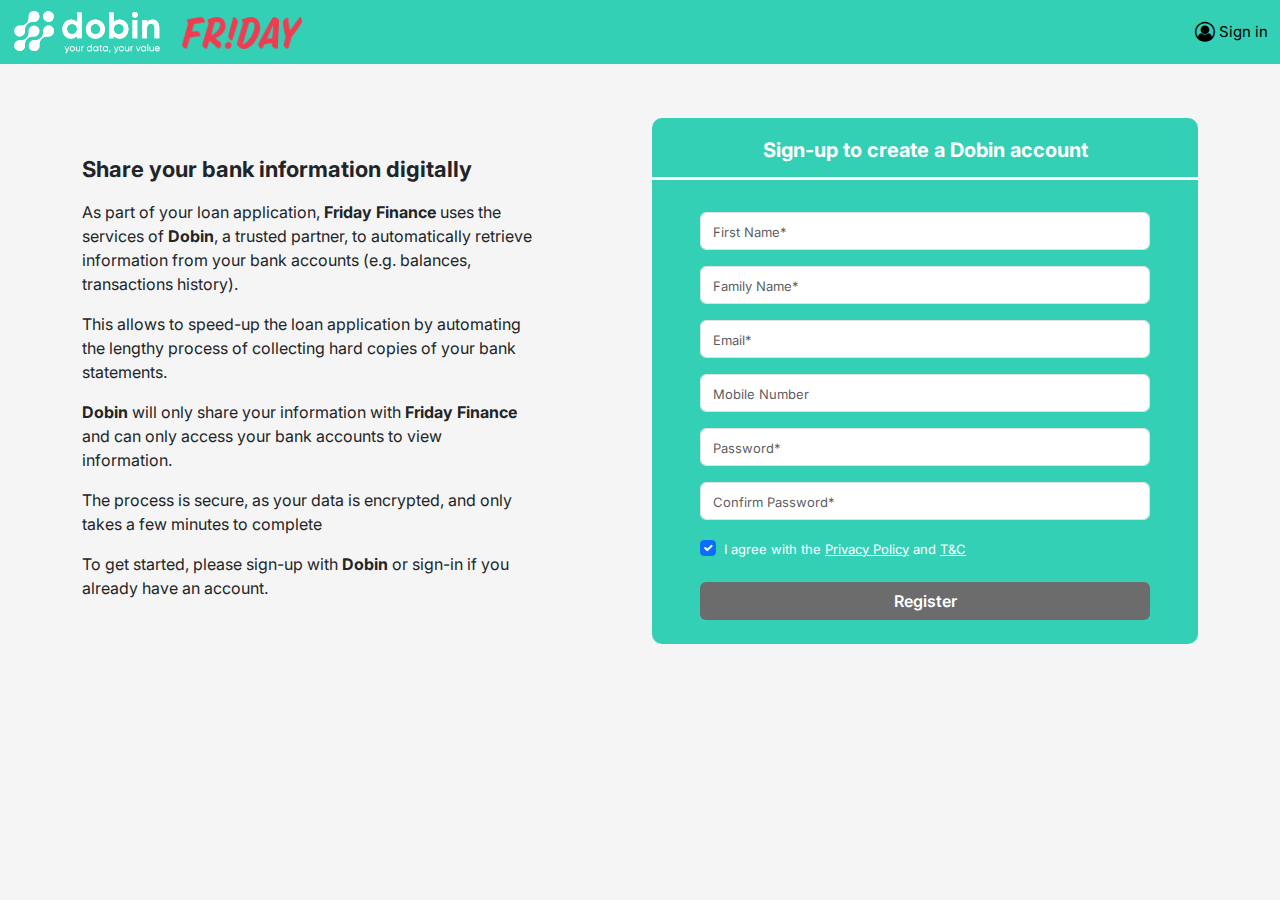
<file: signin/index.html>
<!DOCTYPE html>
<html lang="en">

<head>
  <meta charset="UTF-8">
  <meta http-equiv="X-UA-Compatible" content="IE=edge">
  <meta name="viewport" content="width=device-width, initial-scale=1.0">
  <title>Dobin</title>
  <link href="https://cdn.jsdelivr.net/npm/bootstrap@5.2.1/dist/css/bootstrap.min.css" rel="stylesheet"
    crossorigin="anonymous">
  <link rel="stylesheet" href="https://cdnjs.cloudflare.com/ajax/libs/font-awesome/4.7.0/css/font-awesome.min.css"
    integrity="sha512-SfTiTlX6kk+qitfevl/7LibUOeJWlt9rbyDn92a1DqWOw9vWG2MFoays0sgObmWazO5BQPiFucnnEAjpAB+/Sw=="
    crossorigin="anonymous" referrerpolicy="no-referrer" />
  <link href="https://fonts.googleapis.com/css2?family=Inter:wght@400;600;700&display=swap" rel="stylesheet">
  <link rel="stylesheet" href="./assets/css/style.css">
</head>

<body>
  <header class="header" id="header">
    <nav class="navbar bg-primary">
      <div class="container-fluid">
        <div class="logo--left">
          <a class="navbar-brand" href="#"><img src="./assets/images/logo/logo.svg" alt="Logo" width="150"></a>
          <img src="./assets/images/logo/friday.png" alt="Friday" width="120">
        </div>
        <a href="#" class="login"><i class="fa fa-user-circle-o fa-lg" aria-hidden="true"></i> Sign in​</a>
      </div>
      <!--container-->
    </nav>
    <!--nav-->
  </header>
  <section class="two--column">
    <div class="container">
      <div class="row justify-content-between align-items-center height-90">
        <div class="col-lg-5">
          <div class="section--heading">
            <h5>Share your bank information digitally​</h5>
            <p>As part of your loan application, <strong>Friday Finance</strong> uses the services of
              <strong>Dobin</strong>, a trusted partner, to automatically retrieve information from your bank accounts
              (e.g. balances, transactions history).​</p>
            <p>This allows to speed-up the loan application by automating the lengthy process of collecting hard copies
              of your bank statements.​</p>
            <p><strong>Dobin</strong> will only share your information with <strong>Friday Finance</strong> and can only
              access your bank accounts to view information.​</p>
            <p>The process is secure, as your data is encrypted, and only takes a few minutes to complete​</p>
            <p>To get started, please sign-up with <strong>Dobin</strong> or sign-in if you already have an account.​
            </p>
          </div><!--section-heading-->
        </div><!--col-5-->

        <div class="col-lg-6">
          <div class="errors">
            <span class="errorTxt"></span>​
          </div>
          <div class="account--form">
            <h4 class="py-xs-3">Sign-up to create a Dobin account​</h4>
            <div class="px-5 py-4">
              <form action="" method="post" id="accountForm">
                <div class="mb-3">
                  <input type="text" class="form-control" name="firstName" id="firstName" placeholder="First Name*">
                </div>
                <div class="mb-3">
                  <input type="text" class="form-control" name="familyName" id="familyName" placeholder="Family Name*">
                </div>
                <div class="mb-3">
                  <input type="email" class="form-control" name="email" id="email" placeholder="Email*">
                </div>
                <div class="mb-3">
                  <input type="number" class="form-control" name="mobile" id="mobile" placeholder="Mobile Number">
                </div>
                <div class="mb-3">
                  <input type="password" class="form-control" name="password" id="password" placeholder="Password*">
                </div>
                <div class="mb-3">
                  <input type="password" class="form-control" name="confirmPassword" id="confirmPassword"
                    placeholder="Confirm Password*">
                </div>
                <div class="form-check">
                  <input class="form-check-input" type="checkbox" value="" id="flexCheckChecked" checked>
                  <label class="form-check-label text-white" for="flexCheckChecked">
                    I agree with the <a href="#" class="text-white">Privacy Policy</a> and <a href="#"
                      class="text-white">T&C​</a>
                  </label>
                </div>
                <button type="submit" class="btn btn-grey w-100" id="btn_next">Register</button>
              </form>
            </div>

          </div><!--account-form-->

        </div><!--col-6-->

      </div> <!--row-->
    </div> <!--container-->
  </section>
  <script src="https://code.jquery.com/jquery-3.6.1.min.js"
    integrity="sha256-o88AwQnZB+VDvE9tvIXrMQaPlFFSUTR+nldQm1LuPXQ=" crossorigin="anonymous"></script>
  <script src="assets/js/jquery.validate.min.js"></script>
  <script src="assets/js/validation.js"></script>
  <script src="https://cdn.jsdelivr.net/npm/bootstrap@5.2.1/dist/js/bootstrap.bundle.min.js"
    crossorigin="anonymous"></script>
</body>

</html>
</file>
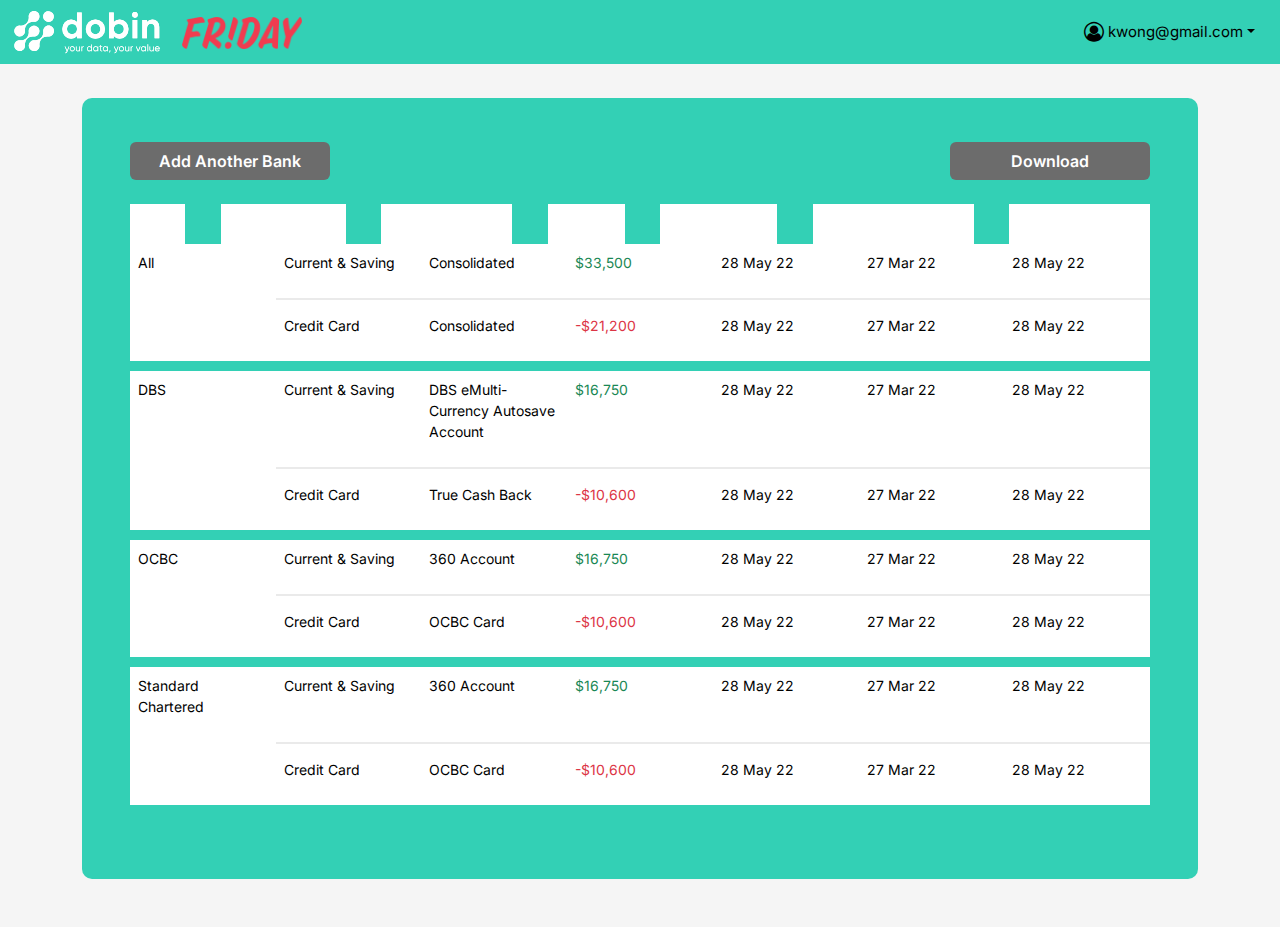
<file: signin/bank-details.html>
<!DOCTYPE html>
<html lang="en">

<head>
  <meta charset="UTF-8">
  <meta http-equiv="X-UA-Compatible" content="IE=edge">
  <meta name="viewport" content="width=device-width, initial-scale=1.0">
  <title>Dobin</title>
  <link href="https://cdn.jsdelivr.net/npm/bootstrap@5.2.1/dist/css/bootstrap.min.css" rel="stylesheet"
    crossorigin="anonymous">
  <link rel="stylesheet" href="https://cdnjs.cloudflare.com/ajax/libs/font-awesome/4.7.0/css/font-awesome.min.css"
    integrity="sha512-SfTiTlX6kk+qitfevl/7LibUOeJWlt9rbyDn92a1DqWOw9vWG2MFoays0sgObmWazO5BQPiFucnnEAjpAB+/Sw=="
    crossorigin="anonymous" referrerpolicy="no-referrer" />
  <link href="https://fonts.googleapis.com/css2?family=Inter:wght@400;600;700&display=swap" rel="stylesheet">
  <link rel="stylesheet" href="./assets/css/style.css">
</head>

<body>
  <header class="header" id="header">
    <nav class="navbar bg-primary">
      <div class="container-fluid">
        <div class="logo--left">
          <a class="navbar-brand" href="#"><img src="./assets/images/logo/logo.svg" alt="Logo" width="150"></a>
          <img src="./assets/images/logo/friday.png" alt="Friday" width="120">
        </div>
        <div class="dropdown">
          <button class="btn login dropdown-toggle" type="button" data-bs-toggle="dropdown" aria-expanded="false">
            <i class="fa fa-user-circle-o fa-lg" aria-hidden="true"></i> kwong@gmail.com​
          </button>
          <ul class="dropdown-menu dropdown--icons">
            <li><a class="dropdown-item profile" href="#"> Profile</a></li>
            <li><a class="dropdown-item sign-out" href="#">Sign Out​</a></li>
            <li><a class="dropdown-item view-data" href="#">View Data​</a></li>
          </ul>
        </div>

      </div>
      <!--container-->
    </nav>
    <!--nav-->
  </header>
  <section class="bank--details">
    <div class="container container-details">
      <div class="row mb-5 height-100 align-items-center justify-content-center">
        <div class="col-lg-12">
          <div class="errors">
            <span class="errorLogin"></span>​
          </div>
          <div class="account--form verifyForm">
            <div class="px-5 pt-4 px-xs-20">
            <div class="d-sm-flex justify-content-between d-xs-block">
              <button type="button" class="btn btn-grey w-200" id="btn-verify">Add Another Bank​</button>
              <button type="button" class="btn btn-grey w-200" id="btn-verify">Download​</button>
            </div>
            </div>
            <div class="px-5 pt-4 pb-5 px-xs-20">
                <div class="table-responsive">
                  <table class="table details-table">
                    <thead>
                      <tr>
                        <th scope="col">Bank</th>
                        <th scope="col">Account Type​​</th>
                        <th scope="col">Account Name​​</th>
                        <th scope="col">Balance​​​</th>
                        <th scope="col">Balance Date​​​</th>
                        <th scope="col">Transactions From​​​​</th>
                        <th scope="col">Transactions To​​​​</th>
                      </tr>
                    </thead>
                    <tbody>
                      <tr>
                        <td>All</td>
                        <td>
                          Current & Saving​
                        </td>
                        <td>Consolidated​</td>
                        <td><span class="text-success">$33,500​</span></td>
                        <td>28 May 22​</td>
                        <td>27 Mar 22​</td>
                        <td>28 May 22​</td>
                      </tr>
                      <tr>
                        <td></td>
                        <td>
                          Credit Card
                        </td>
                        <td>Consolidated​</td>
                        <td><span class="text-danger">-$21,200​​</span></td>
                        <td>28 May 22​</td>
                        <td>27 Mar 22​</td>
                        <td>28 May 22​</td>
                      </tr>
                      <tr>
                        <td>DBS</td>
                        <td>
                          Current & Saving​
                        </td>
                        <td>DBS eMulti-Currency Autosave Account​</td>
                        <td><span class="text-success">$16,750​​</span></td>
                        <td>28 May 22​</td>
                        <td>27 Mar 22​</td>
                        <td>28 May 22​</td>
                      </tr>
                      <tr>
                        <td></td>
                        <td>
                          Credit Card
                        </td>
                        <td>True Cash Back​</td>
                        <td><span class="text-danger">-$10,600​​</span></td>
                        <td>28 May 22​</td>
                        <td>27 Mar 22​</td>
                        <td>28 May 22​</td>
                      </tr>
                      <tr>
                        <td>OCBC​</td>
                        <td>
                          Current & Saving​
                        </td>
                        <td>360 Account​</td>
                        <td><span class="text-success">$16,750​</span></td>
                        <td>28 May 22​</td>
                        <td>27 Mar 22​</td>
                        <td>28 May 22​</td>
                      </tr>
                      <tr>
                        <td></td>
                        <td>
                          Credit Card
                        </td>
                        <td>OCBC Card​​</td>
                        <td><span class="text-danger">-$10,600​​</span></td>
                        <td>28 May 22​</td>
                        <td>27 Mar 22​</td>
                        <td>28 May 22​</td>
                      </tr>
                      <tr>
                        <td>Standard
                           Chartered​</td>
                        <td>
                          Current & Saving​
                        </td>
                        <td>360 Account​</td>
                        <td><span class="text-success">$16,750​</span></td>
                        <td>28 May 22​</td>
                        <td>27 Mar 22​</td>
                        <td>28 May 22​</td>
                      </tr>
                      <tr>
                        <td></td>
                        <td>
                          Credit Card
                        </td>
                        <td>OCBC Card​​</td>
                        <td><span class="text-danger">-$10,600​​</span></td>
                        <td>28 May 22​</td>
                        <td>27 Mar 22​</td>
                        <td>28 May 22​</td>
                      </tr>
                    </tbody>
                  </table>
                </div>
            </div>

          </div>
          <!--account-->
        </div>
        <!--col-6-->
      </div>
      <!--row-->
    </div>
    <!--container-->
  </section>
  <script src="https://cdn.jsdelivr.net/npm/bootstrap@5.2.1/dist/js/bootstrap.bundle.min.js"
    crossorigin="anonymous"></script>
</body>

</html>
</file>
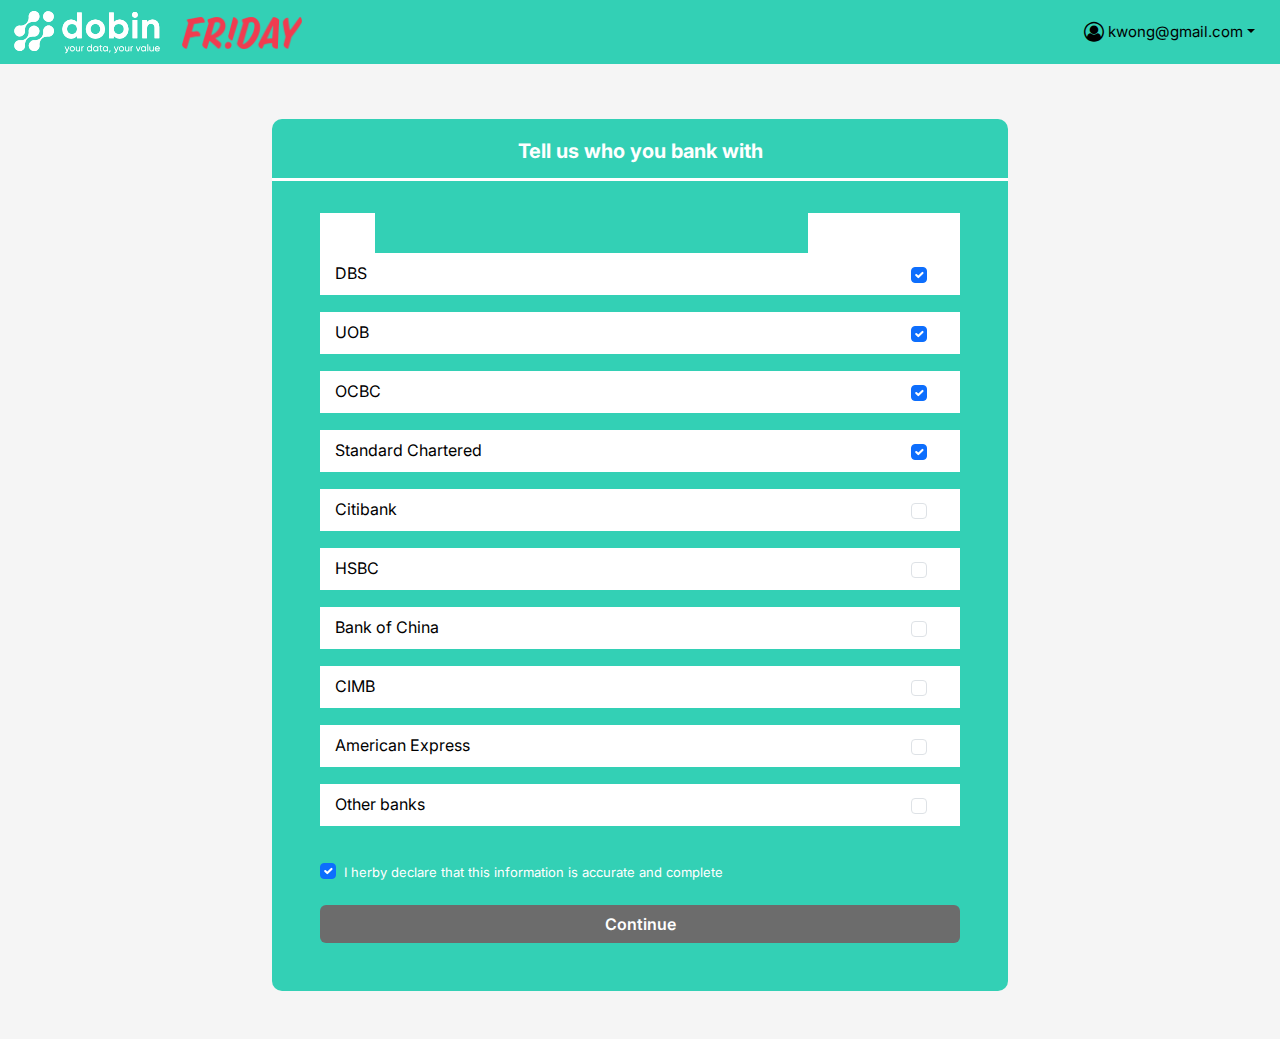
<file: signin/bank.html>
<!DOCTYPE html>
<html lang="en">

<head>
    <meta charset="UTF-8">
    <meta http-equiv="X-UA-Compatible" content="IE=edge">
    <meta name="viewport" content="width=device-width, initial-scale=1.0">
    <title>Dobin</title>
    <link href="https://cdn.jsdelivr.net/npm/bootstrap@5.2.1/dist/css/bootstrap.min.css" rel="stylesheet"
        crossorigin="anonymous">
    <link rel="stylesheet" href="https://cdnjs.cloudflare.com/ajax/libs/font-awesome/4.7.0/css/font-awesome.min.css"
        integrity="sha512-SfTiTlX6kk+qitfevl/7LibUOeJWlt9rbyDn92a1DqWOw9vWG2MFoays0sgObmWazO5BQPiFucnnEAjpAB+/Sw=="
        crossorigin="anonymous" referrerpolicy="no-referrer" />
    <link href="https://fonts.googleapis.com/css2?family=Inter:wght@400;600;700&display=swap" rel="stylesheet">
    <link rel="stylesheet" href="./assets/css/style.css">
</head>

<body>
    <header class="header mb-85" id="header">
        <nav class="navbar bg-primary fixed-top">
            <div class="container-fluid">
                <div class="logo--left">
                    <a class="navbar-brand" href="#"><img src="./assets/images/logo/logo.svg" alt="Logo"
                            width="150"></a>
                    <img src="./assets/images/logo/friday.png" alt="Friday" width="120">
                </div>
                <div class="dropdown">
                    <button class="btn login dropdown-toggle" type="button" data-bs-toggle="dropdown" aria-expanded="false">
                        <i class="fa fa-user-circle-o fa-lg" aria-hidden="true"></i> kwong@gmail.com​
                    </button>
                    <ul class="dropdown-menu dropdown--icons">
                      <li><a class="dropdown-item profile" href="#"> Profile</a></li>
                      <li><a class="dropdown-item sign-out" href="#">Sign Out​</a></li>
                      <li><a class="dropdown-item view-data" href="#">View Data​</a></li>
                    </ul>
                  </div>
                
            </div>
            <!--container-->
        </nav>
        <!--nav-->
    </header>
    <section class="bank--column">
        <div class="container">
            <div class="row justify-content-center align-items-center align-self-center height-90 mb-5">
                <div class="col-lg-8">
                    <div class="errors">
                        <span class="errorLogin"></span>​
                    </div>
                    <div class="account--form verifyForm">
                        <h4>Tell us who you bank with​​​</h4>
                        <div class="px-5 pt-4 pb-5 px-xs-20">
                            <form action="" method="post" id="signinForm">
                                <div class="table-responsive">
                                    <table class="table table-bank">
                                        <thead>
                                            <tr class="mb-0">
                                              <th scope="col">Bank</th>
                                              <th scope="col">I have an account​</th>
                                            </tr>
                                          </thead>
                                          <tbody>
                                            <tr>
                                              <td>DBS</td>
                                              <td>
                                                <div class="form-check">
                                                    <input class="form-check-input" type="checkbox" value="" id="flexCheckChecked" checked>
                                                    <label class="form-check-label text-white" for="flexCheckChecked">
                                                      
                                                    </label>
                                                  </div>
                                              </td>
                                            </tr>
                                            <tr>
                                                <td>UOB</td>
                                                <td>
                                                  <div class="form-check">
                                                      <input class="form-check-input" type="checkbox" value="" id="flexCheckChecked" checked>
                                                      <label class="form-check-label text-white" for="flexCheckChecked">
                                                        
                                                      </label>
                                                    </div>
                                                </td>
                                              </tr>
                                              <tr>
                                                <td>OCBC</td>
                                                <td>
                                                  <div class="form-check">
                                                      <input class="form-check-input" type="checkbox" value="" id="flexCheckChecked" checked>
                                                      <label class="form-check-label text-white" for="flexCheckChecked">
                                                        
                                                      </label>
                                                    </div>
                                                </td>
                                              </tr>
                                              <tr>
                                                <td>Standard Chartered​</td>
                                                <td>
                                                  <div class="form-check">
                                                      <input class="form-check-input" type="checkbox" value="" id="flexCheckChecked" checked>
                                                      <label class="form-check-label text-white" for="flexCheckChecked">
                                                        
                                                      </label>
                                                    </div>
                                                </td>
                                              </tr>
                                              <tr>
                                                <td>Citibank</td>
                                                <td>
                                                  <div class="form-check">
                                                      <input class="form-check-input" type="checkbox" value="" id="flexCheckChecked" >
                                                      <label class="form-check-label text-white" for="flexCheckChecked">
                                                        
                                                      </label>
                                                    </div>
                                                </td>
                                              </tr>
                                              <tr>
                                                <td>HSBC</td>
                                                <td>
                                                  <div class="form-check">
                                                      <input class="form-check-input" type="checkbox" value="" id="flexCheckChecked" >
                                                      <label class="form-check-label text-white" for="flexCheckChecked">
                                                        
                                                      </label>
                                                    </div>
                                                </td>
                                              </tr>
                                              <tr>
                                                <td>Bank of China​</td>
                                                <td>
                                                  <div class="form-check">
                                                      <input class="form-check-input" type="checkbox" value="" id="flexCheckChecked" >
                                                      <label class="form-check-label text-white" for="flexCheckChecked">
                                                        
                                                      </label>
                                                    </div>
                                                </td>
                                              </tr>
                                              <tr>
                                                <td>CIMB</td>
                                                <td>
                                                  <div class="form-check">
                                                      <input class="form-check-input" type="checkbox" value="" id="flexCheckChecked">
                                                      <label class="form-check-label text-white" for="flexCheckChecked">
                                                        
                                                      </label>
                                                    </div>
                                                </td>
                                              </tr>
                                              <tr>
                                                <td>American Express​</td>
                                                <td>
                                                  <div class="form-check">
                                                      <input class="form-check-input" type="checkbox" value="" id="flexCheckChecked">
                                                      <label class="form-check-label text-white" for="flexCheckChecked">
                                                        
                                                      </label>
                                                    </div>
                                                </td>
                                              </tr>
                                              <tr>
                                                <td>Other banks</td>
                                                <td>
                                                  <div class="form-check">
                                                      <input class="form-check-input" type="checkbox" value="" id="flexCheckChecked">
                                                      <label class="form-check-label text-white" for="flexCheckChecked">
                                                        
                                                      </label>
                                                    </div>
                                                </td>
                                              </tr>
                                            </tbody>
                                    </table>
                                  </div>
                                  <div class="form-check">
                                    <input class="form-check-input" type="checkbox" value="" id="flexCheckChecked" checked>
                                    <label class="form-check-label text-white" for="flexCheckChecked">
                                        I herby declare that this information is accurate and complete​
                                    </label>
                                  </div>
                                <button type="submit" class="btn btn-grey w-100" id="btn-login">Continue​​</button>
                            </form>
                        </div>

                    </div>
                    <!--account-->
                </div>
                <!--col-6-->
            </div>
            <!--row-->
        </div>
        <!--container-->
    </section>
    <script src="https://cdn.jsdelivr.net/npm/bootstrap@5.2.1/dist/js/bootstrap.bundle.min.js"
        crossorigin="anonymous"></script>
</body>

</html>
</file>
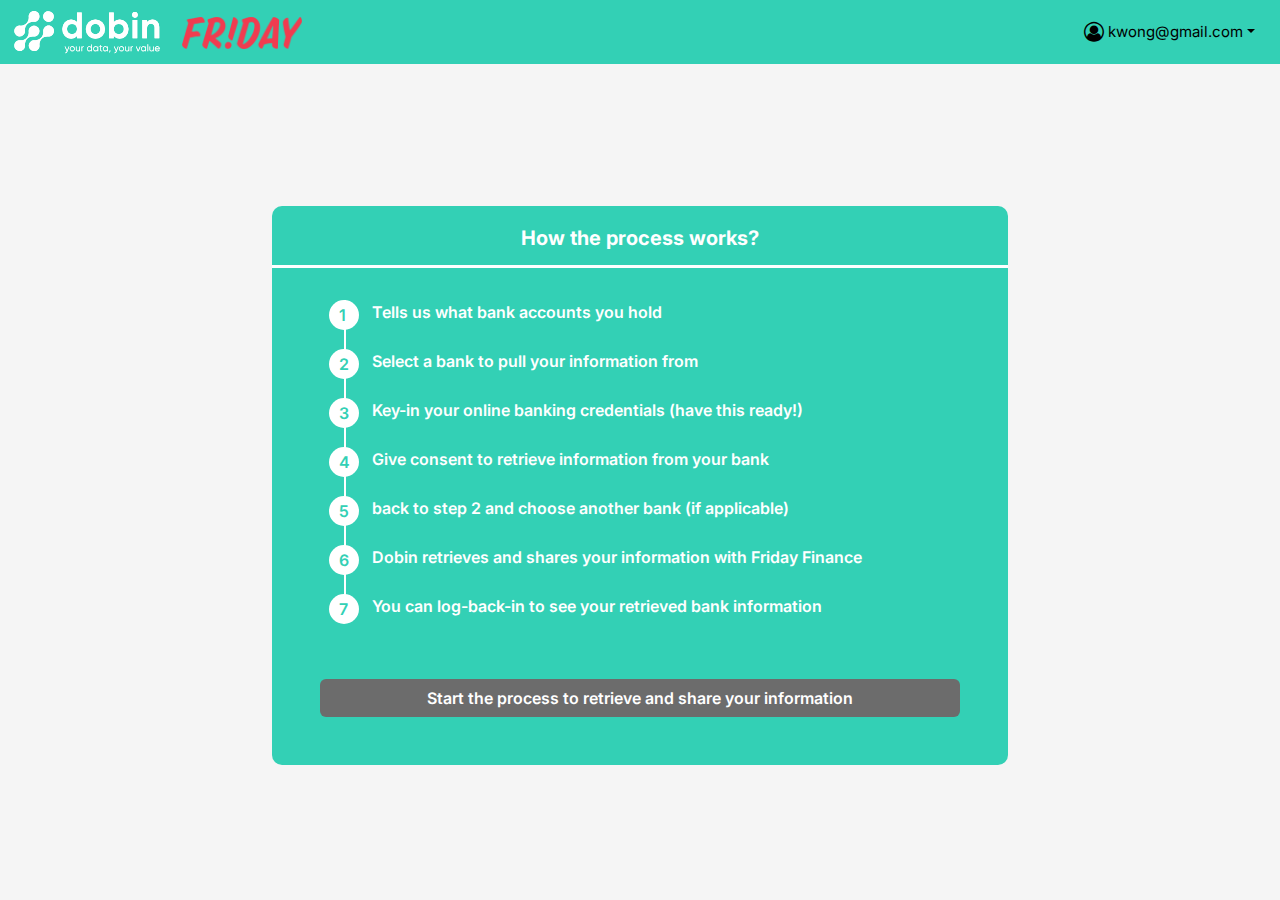
<file: signin/process.html>
<!DOCTYPE html>
<html lang="en">

<head>
    <meta charset="UTF-8">
    <meta http-equiv="X-UA-Compatible" content="IE=edge">
    <meta name="viewport" content="width=device-width, initial-scale=1.0">
    <title>Dobin</title>
    <link href="https://cdn.jsdelivr.net/npm/bootstrap@5.2.1/dist/css/bootstrap.min.css" rel="stylesheet"
        crossorigin="anonymous">
    <link rel="stylesheet" href="https://cdnjs.cloudflare.com/ajax/libs/font-awesome/4.7.0/css/font-awesome.min.css"
        integrity="sha512-SfTiTlX6kk+qitfevl/7LibUOeJWlt9rbyDn92a1DqWOw9vWG2MFoays0sgObmWazO5BQPiFucnnEAjpAB+/Sw=="
        crossorigin="anonymous" referrerpolicy="no-referrer" />
    <link href="https://fonts.googleapis.com/css2?family=Inter:wght@400;600;700&display=swap" rel="stylesheet">
    <link rel="stylesheet" href="./assets/css/style.css">
</head>

<body>
    <header class="header" id="header">
        <nav class="navbar bg-primary">
            <div class="container-fluid">
                <div class="logo--left">
                    <a class="navbar-brand" href="#"><img src="./assets/images/logo/logo.svg" alt="Logo"
                            width="150"></a>
                    <img src="./assets/images/logo/friday.png" alt="Friday" width="120">
                </div>
                <div class="dropdown">
                    <button class="btn login dropdown-toggle" type="button" data-bs-toggle="dropdown" aria-expanded="false">
                        <i class="fa fa-user-circle-o fa-lg" aria-hidden="true"></i> kwong@gmail.com​
                    </button>
                    <ul class="dropdown-menu dropdown--icons">
                      <li><a class="dropdown-item profile" href="#"> Profile</a></li>
                      <li><a class="dropdown-item sign-out" href="#">Sign Out​</a></li>
                      <li><a class="dropdown-item view-data" href="#">View Data​</a></li>
                    </ul>
                  </div>
                
            </div>
            <!--container-->
        </nav>
        <!--nav-->
    </header>
    <section class="verify--column">
        <div class="container">
            <div class="row justify-content-center align-items-center align-self-center height-100 mb-4">
                <div class="col-lg-8">
                    <div class="errors">
                        <span class="errorLogin"></span>​
                    </div>
                    <div class="account--form verifyForm">
                        <h4>How the process works?​​</h4>
                        <div class="px-5 pt-4 pb-5 px-xs-20">
                            <form action="" method="post" id="signinForm">
                                <ol class="form--list">
                                    <li><span>Tells us what bank accounts you hold​</span></li>
                                    <li><span>Select a bank to pull your information from </span>​</li>
                                    <li><span>Key-in your online banking credentials (have this ready!)</span>​</li>
                                    <li><span>Give consent to retrieve information from your bank</span>​</li>
                                    <li><span> back to step 2 and choose another bank (if applicable)</span>​</li>
                                    <li><span>Dobin retrieves and shares your information with Friday Finance</span>​</li>
                                    <li><span>You can log-back-in to see your retrieved bank information</span>​</li>
                                </ol>
                                <button type="submit" class="btn btn-grey w-100" id="btn-login">Start the process to retrieve and share your information​</button>
                            </form>
                        </div>

                    </div>
                    <!--account-->
                </div>
                <!--col-6-->
            </div>
            <!--row-->
        </div>
        <!--container-->
    </section>
    <script src="https://cdn.jsdelivr.net/npm/bootstrap@5.2.1/dist/js/bootstrap.bundle.min.js"
        crossorigin="anonymous"></script>
</body>

</html>
</file>
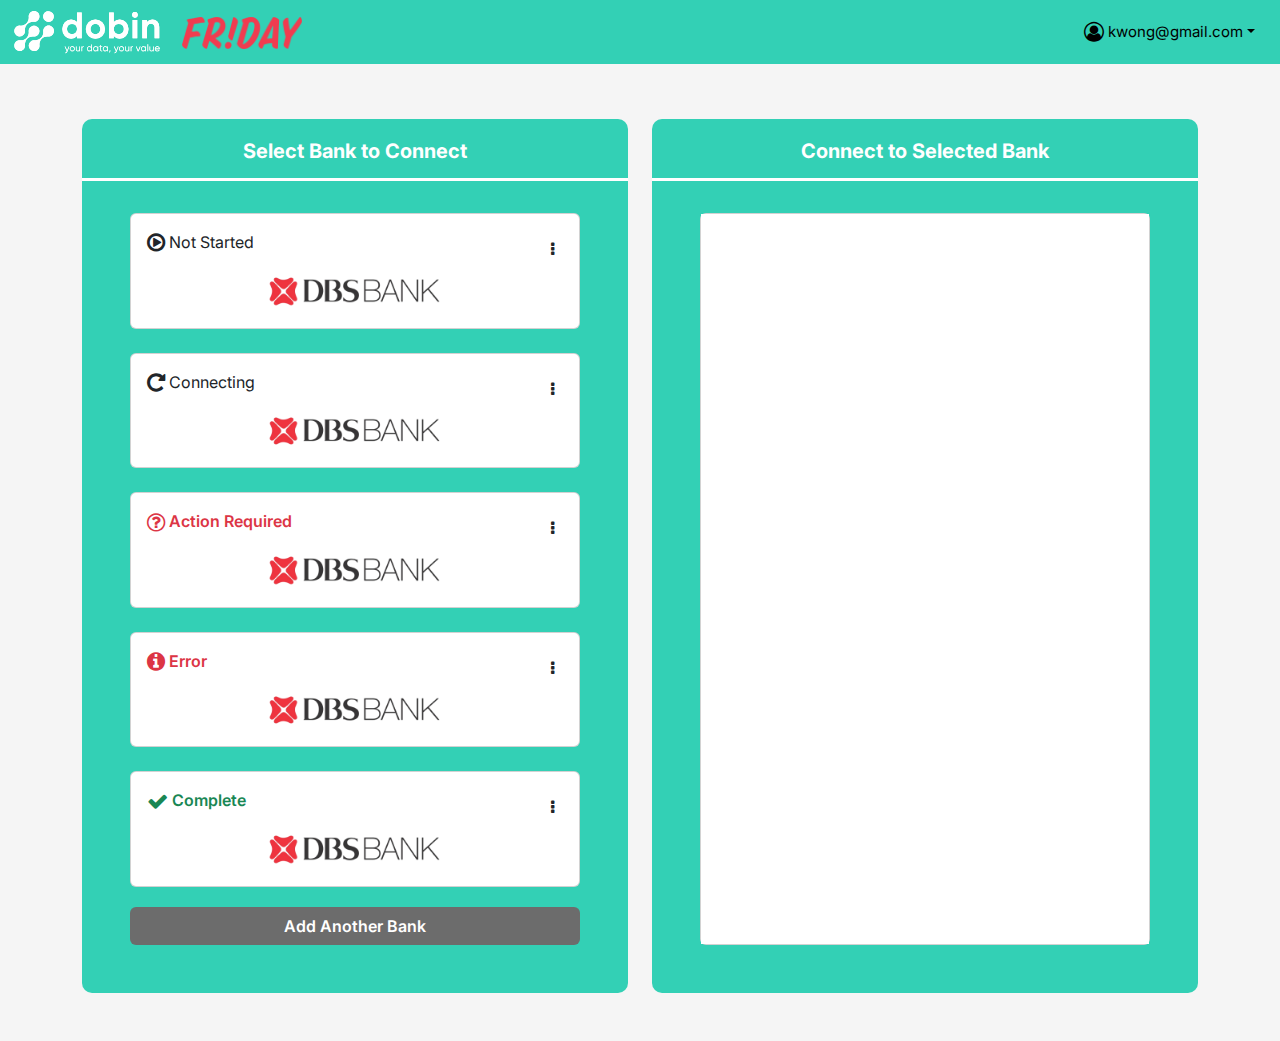
<file: signin/select-bank.html>
<!DOCTYPE html>
<html lang="en">

<head>
    <meta charset="UTF-8">
    <meta http-equiv="X-UA-Compatible" content="IE=edge">
    <meta name="viewport" content="width=device-width, initial-scale=1.0">
    <title>Dobin</title>
    <link href="https://cdn.jsdelivr.net/npm/bootstrap@5.2.1/dist/css/bootstrap.min.css" rel="stylesheet"
        crossorigin="anonymous">
    <link rel="stylesheet" href="https://cdnjs.cloudflare.com/ajax/libs/font-awesome/4.7.0/css/font-awesome.min.css"
        integrity="sha512-SfTiTlX6kk+qitfevl/7LibUOeJWlt9rbyDn92a1DqWOw9vWG2MFoays0sgObmWazO5BQPiFucnnEAjpAB+/Sw=="
        crossorigin="anonymous" referrerpolicy="no-referrer" />
    <link href="https://fonts.googleapis.com/css2?family=Inter:wght@400;600;700&display=swap" rel="stylesheet">
    <link rel="stylesheet" href="./assets/css/style.css">
</head>

<body>
    <header class="header mb-85" id="header">
        <nav class="navbar bg-primary fixed-top">
            <div class="container-fluid">
                <div class="logo--left">
                    <a class="navbar-brand" href="#"><img src="./assets/images/logo/logo.svg" alt="Logo"
                            width="150"></a>
                    <img src="./assets/images/logo/friday.png" alt="Friday" width="120">
                </div>
                <div class="dropdown">
                    <button class="btn login dropdown-toggle" type="button" data-bs-toggle="dropdown"
                        aria-expanded="false">
                        <i class="fa fa-user-circle-o fa-lg" aria-hidden="true"></i> kwong@gmail.com​
                    </button>
                    <ul class="dropdown-menu dropdown--icons">
                        <li><a class="dropdown-item profile" href="#"> Profile</a></li>
                        <li><a class="dropdown-item sign-out" href="#">Sign Out​</a></li>
                        <li><a class="dropdown-item view-data" href="#">View Data​</a></li>
                    </ul>
                </div>

            </div>
            <!--container-->
        </nav>
        <!--nav-->
    </header>
    <section class="verify--column">
        <div class="container">
            <div class="row mb-5 align-items-center justify-content-center height-100">
                <div class="col-lg-6">
                    <div class="errors">
                        <span class="errorLogin"></span>​
                    </div>
                    <div class="account--form verifyForm">
                        <h4>Select Bank to Connect​​​</h4>
                        <div class="px-5 pt-4 pb-5 px-xs-20">
                            <form action="" method="post" id="signinForm">
                                <div class="card">
                                    <div class="card-body bank-connect">
                                        <div class="d-flex justify-content-between">
                                            <p><i class="fa fa-play-circle-o fa-lg" aria-hidden="true"></i> Not Started​
                                            </p>
                                            <div class="dropdown">
                                                <button class="btn dropdown-toggle px-0" type="button"
                                                    data-bs-toggle="dropdown" aria-expanded="false">
                                                    <i class="fa fa-ellipsis-v" aria-hidden="true"></i>
                                                </button>
                                                <ul class="dropdown-menu">
                                                    <li><a class="dropdown-item" href="#"><i class="fa fa-repeat"
                                                                aria-hidden="true"></i>
                                                            Reconnect</a></li>
                                                    <li><a class="dropdown-item" href="#"><i class="fa fa-trash-o"
                                                                aria-hidden="true"></i>
                                                            Delete</a></li>
                                                </ul>
                                            </div>
                                        </div>
                                        <div class="connect-img">
                                            <img src="./assets/images/connect/dbs-logo.png" alt="DBS Logo"
                                                width="200px">
                                        </div>
                                    </div>
                                </div>
                                <div class="card mt-4">
                                    <div class="card-body bank-connect">
                                        <div class="d-flex justify-content-between">
                                            <p><i class="fa fa-repeat fa-lg" aria-hidden="true"></i> Connecting​</p>
                                            <div class="dropdown">
                                                <button class="btn dropdown-toggle px-0" type="button"
                                                    data-bs-toggle="dropdown" aria-expanded="false">
                                                    <i class="fa fa-ellipsis-v" aria-hidden="true"></i>
                                                </button>
                                                <ul class="dropdown-menu">
                                                    <li><a class="dropdown-item" href="#"><i class="fa fa-repeat"
                                                                aria-hidden="true"></i>
                                                            Reconnect</a></li>
                                                    <li><a class="dropdown-item" href="#"><i class="fa fa-trash-o"
                                                                aria-hidden="true"></i>
                                                            Delete</a></li>
                                                </ul>
                                            </div>
                                        </div>
                                        <div class="connect-img">
                                            <img src="./assets/images/connect/dbs-logo.png" alt="DBS Logo"
                                                width="200px">
                                        </div>
                                    </div>
                                </div>
                                <div class="card mt-4">
                                    <div class="card-body bank-connect">
                                        <div class="d-flex justify-content-between">
                                            <p><i class="fa fa-question-circle-o fa-lg text-danger" aria-hidden="true"></i> <span
                                                    class="text-danger font-600">Action Required</span>​</p>
                                            <div class="dropdown">
                                                <button class="btn dropdown-toggle px-0" type="button"
                                                    data-bs-toggle="dropdown" aria-expanded="false">
                                                    <i class="fa fa-ellipsis-v" aria-hidden="true"></i>
                                                </button>
                                                <ul class="dropdown-menu">
                                                    <li><a class="dropdown-item" href="#"><i class="fa fa-repeat"
                                                                aria-hidden="true"></i>
                                                            Reconnect</a></li>
                                                    <li><a class="dropdown-item" href="#"><i class="fa fa-trash-o"
                                                                aria-hidden="true"></i>
                                                            Delete</a></li>
                                                </ul>
                                            </div>
                                        </div>
                                        <div class="connect-img">
                                            <img src="./assets/images/connect/dbs-logo.png" alt="DBS Logo"
                                                width="200px">
                                        </div>
                                    </div>
                                </div>
                                <div class="card mt-4">
                                    <div class="card-body bank-connect">
                                        <div class="d-flex justify-content-between">
                                            <p><i class="fa fa-info-circle fa-lg text-danger" aria-hidden="true"></i> <span
                                                    class="text-danger font-600">Error​</span></p>
                                            <div class="dropdown">
                                                <button class="btn dropdown-toggle px-0" type="button"
                                                    data-bs-toggle="dropdown" aria-expanded="false">
                                                    <i class="fa fa-ellipsis-v" aria-hidden="true"></i>
                                                </button>
                                                <ul class="dropdown-menu">
                                                    <li><a class="dropdown-item" href="#"><i class="fa fa-repeat"
                                                                aria-hidden="true"></i>
                                                            Reconnect</a></li>
                                                    <li><a class="dropdown-item" href="#"><i class="fa fa-trash-o"
                                                                aria-hidden="true"></i>
                                                            Delete</a></li>
                                                </ul>
                                            </div>
                                        </div>
                                        <div class="connect-img">
                                            <img src="./assets/images/connect/dbs-logo.png" alt="DBS Logo"
                                                width="200px">
                                        </div>
                                    </div>
                                </div>
                                <div class="card mt-4">
                                    <div class="card-body bank-connect">
                                        <div class="d-flex justify-content-between">
                                            <p><i class="fa fa-check fa-lg text-success" aria-hidden="true"></i> <span
                                                    class="text-success font-600">Complete​</span></p>
                                            <div class="dropdown">
                                                <button class="btn dropdown-toggle px-0" type="button"
                                                    data-bs-toggle="dropdown" aria-expanded="false">
                                                    <i class="fa fa-ellipsis-v " aria-hidden="true"></i>
                                                </button>
                                                <ul class="dropdown-menu">
                                                    <li><a class="dropdown-item" href="#"><i class="fa fa-repeat"
                                                                aria-hidden="true"></i>
                                                            Reconnect</a></li>
                                                    <li><a class="dropdown-item" href="#"><i class="fa fa-trash-o"
                                                                aria-hidden="true"></i>
                                                            Delete</a></li>
                                                </ul>
                                            </div>
                                        </div>
                                        <div class="connect-img">
                                            <img src="./assets/images/connect/dbs-logo.png" alt="DBS Logo"
                                                width="200px">
                                        </div>
                                    </div>
                                </div>

                                <button type="submit" class="btn btn-grey w-100" id="btn-login">Add Another
                                    Bank​​</button>
                            </form>
                        </div>

                    </div>
                    <!--account-->
                </div>
                <!--col-6-->
                <div class="col-lg-6">
                    <div class="errors">
                        <span class="errorLogin"></span>​
                    </div>
                    <div class="account--form verifyForm">
                        <h4>Connect to Selected Bank​​</h4>
                        <div class="px-5 pt-4 pb-5 px-xs-20">
                            <form action="" method="post" id="signinForm">
                                <div class="card">
                                    <div class="card-body bg-white">
                                    </div>
                                </div>


                            </form>
                        </div>

                    </div>
                    <!--account-->
                </div>
                <!--col-6-->
            </div>
            <!--row-->
        </div>
        <!--container-->
    </section>
    <script src="https://cdn.jsdelivr.net/npm/bootstrap@5.2.1/dist/js/bootstrap.bundle.min.js"
        crossorigin="anonymous"></script>
</body>

</html>
</file>
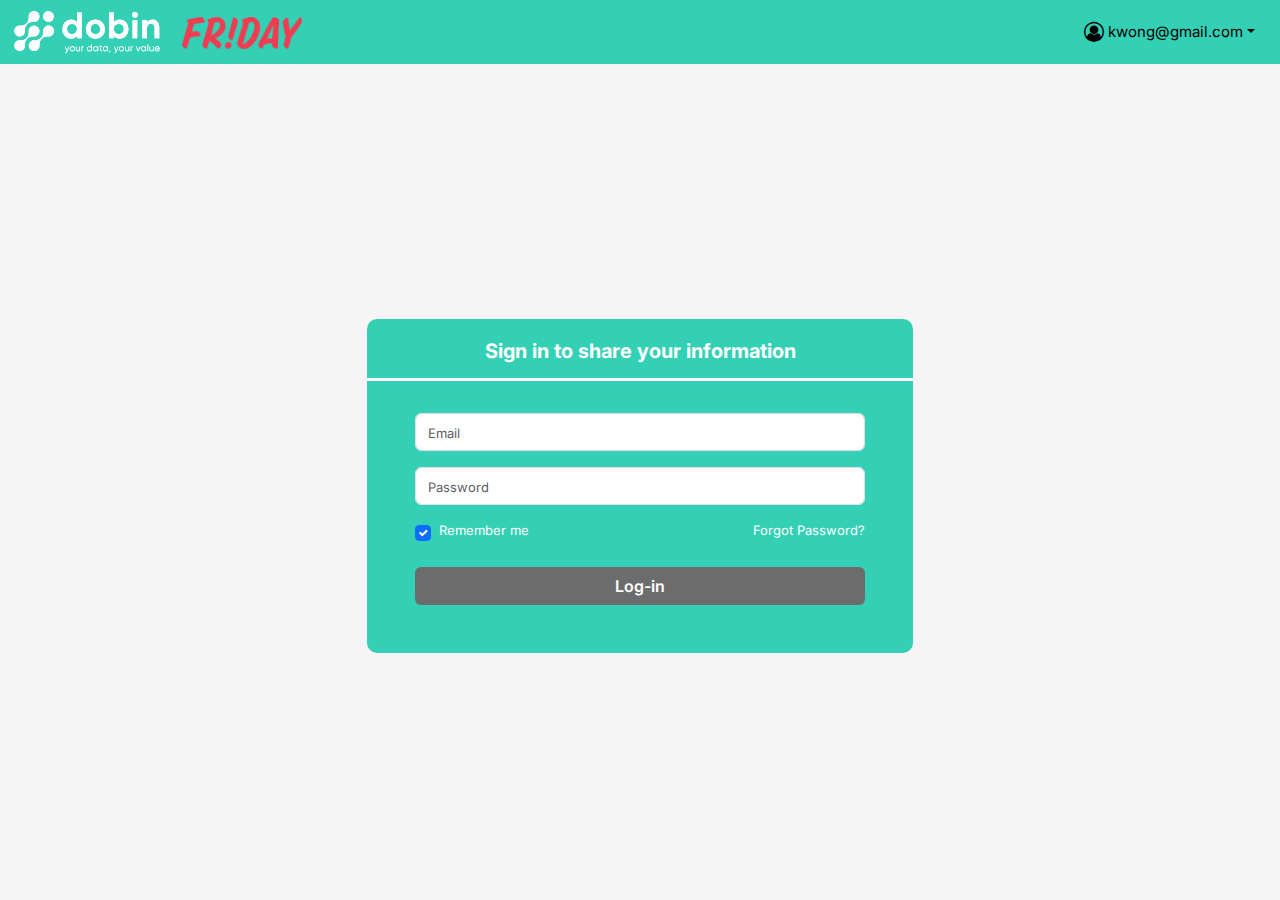
<file: signin/signin.html>
<!DOCTYPE html>
<html lang="en">

<head>
    <meta charset="UTF-8">
    <meta http-equiv="X-UA-Compatible" content="IE=edge">
    <meta name="viewport" content="width=device-width, initial-scale=1.0">
    <title>Dobin</title>
    <link href="https://cdn.jsdelivr.net/npm/bootstrap@5.2.1/dist/css/bootstrap.min.css" rel="stylesheet"
        crossorigin="anonymous">
    <link rel="stylesheet" href="https://cdnjs.cloudflare.com/ajax/libs/font-awesome/4.7.0/css/font-awesome.min.css"
        integrity="sha512-SfTiTlX6kk+qitfevl/7LibUOeJWlt9rbyDn92a1DqWOw9vWG2MFoays0sgObmWazO5BQPiFucnnEAjpAB+/Sw=="
        crossorigin="anonymous" referrerpolicy="no-referrer" />
    <link href="https://fonts.googleapis.com/css2?family=Inter:wght@400;600;700&display=swap" rel="stylesheet">
    <link rel="stylesheet" href="./assets/css/style.css">
</head>

<body>
    <header class="header" id="header">
        <nav class="navbar bg-primary">
            <div class="container-fluid">
                <div class="logo--left">
                    <a class="navbar-brand" href="#"><img src="./assets/images/logo/logo.svg" alt="Logo"
                            width="150"></a>
                    <img src="./assets/images/logo/friday.png" alt="Friday" width="120">
                </div>
                <div class="dropdown">
                    <button class="btn login dropdown-toggle" type="button" data-bs-toggle="dropdown" aria-expanded="false">
                        <i class="fa fa-user-circle-o fa-lg" aria-hidden="true"></i> kwong@gmail.com​
                    </button>
                    <ul class="dropdown-menu dropdown--icons">
                      <li><a class="dropdown-item profile" href="#"> Profile</a></li>
                      <li><a class="dropdown-item sign-out" href="#">Sign Out​</a></li>
                      <li><a class="dropdown-item view-data" href="#">View Data​</a></li>
                    </ul>
                  </div>
            </div>
            <!--container-->
        </nav>
        <!--nav-->
    </header>
    <section class="verify--column">
        <div class="container">
            <div class="row justify-content-center align-items-center align-self-center height-100">
                <div class="col-lg-6">
                    <div class="errors">
                        <span class="errorLogin"></span>​
                    </div>
                    <div class="account--form verifyForm">
                        <h4>Sign in to share your information​</h4>
                        <div class="px-5 pt-4 pb-5 px-xs-20">
                            <form action="" method="post" id="signinForm">
                                <div class="mb-3">
                                    <input type="email" class="form-control" name="email" id="email"
                                        placeholder="Email">
                                </div>
                                <div class="mb-3">
                                    <input type="password" class="form-control" name="password" id="password"
                                        placeholder="Password">
                                </div>
                                <div class="form-check">
                                    <input class="form-check-input" type="checkbox" value="" id="flexCheckChecked"
                                        checked>
                                    <div class="d-flex align-items-center justify-content-between">
                                        <label class="form-check-label text-white" for="flexCheckChecked">
                                            Remember me​
                                        </label>
                                        <a href="#" class="text-white font-13 text-decoration-none">Forgot Password?</a>
                                    </div>

                                </div>
                                <button type="submit" class="btn btn-grey w-100" id="btn-login">Log-in</button>
                            </form>
                        </div>

                    </div>
                    <!--account-->
                </div>
                <!--col-6-->
            </div>
            <!--row-->
        </div>
        <!--container-->
    </section>
    <script src="https://code.jquery.com/jquery-3.6.1.min.js"
    integrity="sha256-o88AwQnZB+VDvE9tvIXrMQaPlFFSUTR+nldQm1LuPXQ=" crossorigin="anonymous"></script>
  <script src="assets/js/jquery.validate.min.js"></script>
  <script src="assets/js/validation.js"></script>
    <script src="https://cdn.jsdelivr.net/npm/bootstrap@5.2.1/dist/js/bootstrap.bundle.min.js"
        crossorigin="anonymous"></script>
</body>

</html>
</file>
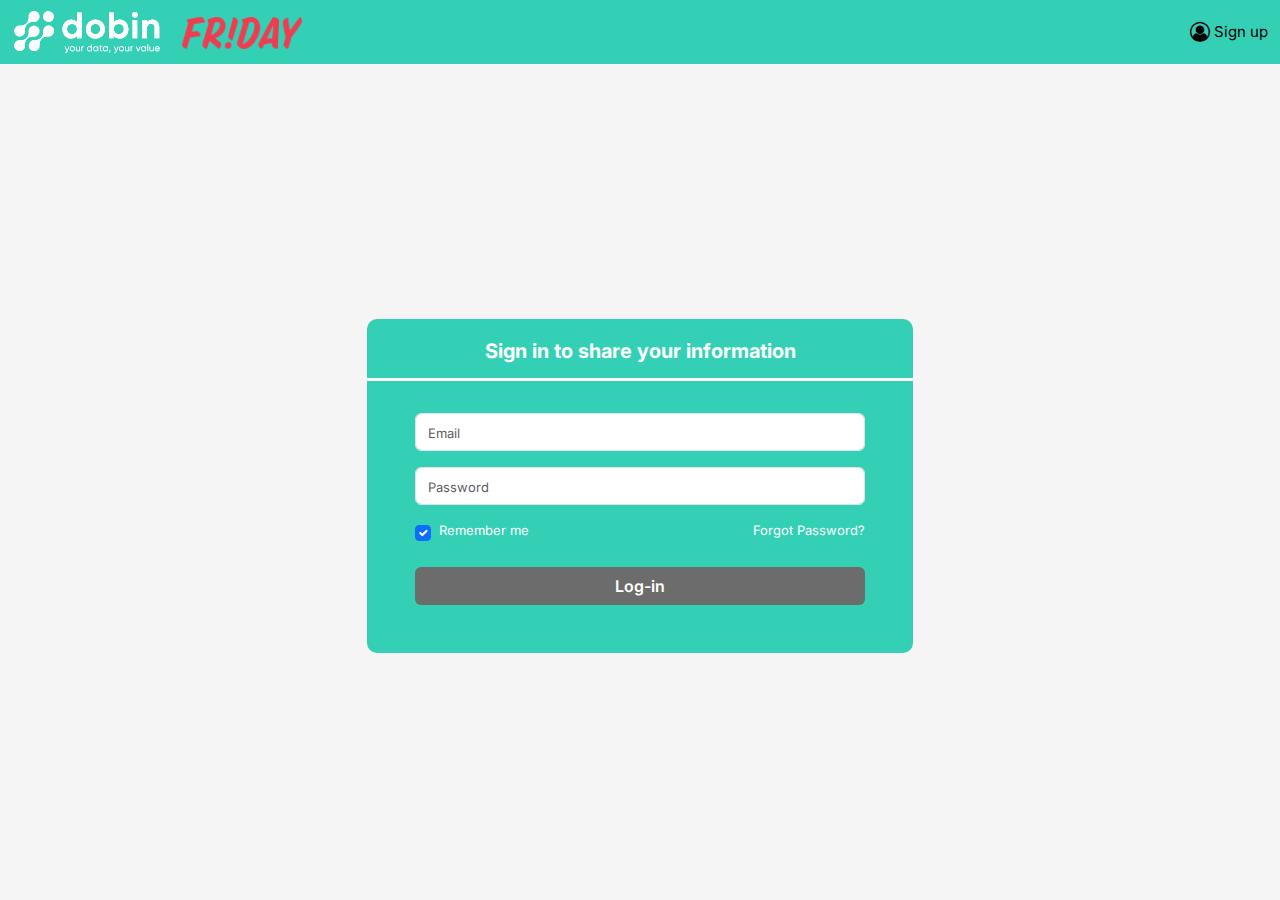
<file: signin/signup.html>
<!DOCTYPE html>
<html lang="en">

<head>
    <meta charset="UTF-8">
    <meta http-equiv="X-UA-Compatible" content="IE=edge">
    <meta name="viewport" content="width=device-width, initial-scale=1.0">
    <title>Dobin</title>
    <link href="https://cdn.jsdelivr.net/npm/bootstrap@5.2.1/dist/css/bootstrap.min.css" rel="stylesheet"
        crossorigin="anonymous">
    <link rel="stylesheet" href="https://cdnjs.cloudflare.com/ajax/libs/font-awesome/4.7.0/css/font-awesome.min.css"
        integrity="sha512-SfTiTlX6kk+qitfevl/7LibUOeJWlt9rbyDn92a1DqWOw9vWG2MFoays0sgObmWazO5BQPiFucnnEAjpAB+/Sw=="
        crossorigin="anonymous" referrerpolicy="no-referrer" />
    <link href="https://fonts.googleapis.com/css2?family=Inter:wght@400;600;700&display=swap" rel="stylesheet">
    <link rel="stylesheet" href="./assets/css/style.css">
</head>

<body>
    <header class="header" id="header">
        <nav class="navbar bg-primary">
            <div class="container-fluid">
                <div class="logo--left">
                    <a class="navbar-brand" href="#"><img src="./assets/images/logo/logo.svg" alt="Logo"
                            width="150"></a>
                    <img src="./assets/images/logo/friday.png" alt="Friday" width="120">
                </div>
                <a href="#" class="login"><i class="fa fa-user-circle-o fa-lg" aria-hidden="true"></i> Sign up</a>
            </div>
            <!--container-->
        </nav>
        <!--nav-->
    </header>
    <section class="verify--column">
        <div class="container">
            <div class="row justify-content-center align-items-center align-self-center height-100">
                <div class="col-lg-6">
                    <div class="errors">
                        <span class="errorLogin"></span>​
                    </div>
                    <div class="account--form verifyForm">
                        <h4>Sign in to share your information​</h4>
                        <div class="px-5 pt-4 pb-5 px-xs-20">
                            <form action="" method="post" id="signinForm">
                                <div class="mb-3">
                                    <input type="email" class="form-control" name="email" id="email"
                                        placeholder="Email">
                                </div>
                                <div class="mb-3">
                                    <input type="password" class="form-control" name="password" id="password"
                                        placeholder="Password">
                                </div>
                                <div class="form-check">
                                    <input class="form-check-input" type="checkbox" value="" id="flexCheckChecked"
                                        checked>
                                    <div class="d-flex align-items-center justify-content-between">
                                        <label class="form-check-label text-white" for="flexCheckChecked">
                                            Remember me​
                                        </label>
                                        <a href="#" class="text-white font-13 text-decoration-none">Forgot Password?</a>
                                    </div>

                                </div>
                                <button type="submit" class="btn btn-grey w-100" id="btn-login">Log-in</button>
                            </form>
                        </div>

                    </div>
                    <!--account-->
                </div>
                <!--col-6-->
            </div>
            <!--row-->
        </div>
        <!--container-->
    </section>
    <script src="https://code.jquery.com/jquery-3.6.1.min.js"
    integrity="sha256-o88AwQnZB+VDvE9tvIXrMQaPlFFSUTR+nldQm1LuPXQ=" crossorigin="anonymous"></script>
  <script src="assets/js/jquery.validate.min.js"></script>
  <script src="assets/js/validation.js"></script>
    <script src="https://cdn.jsdelivr.net/npm/bootstrap@5.2.1/dist/js/bootstrap.bundle.min.js"
        crossorigin="anonymous"></script>
</body>

</html>
</file>
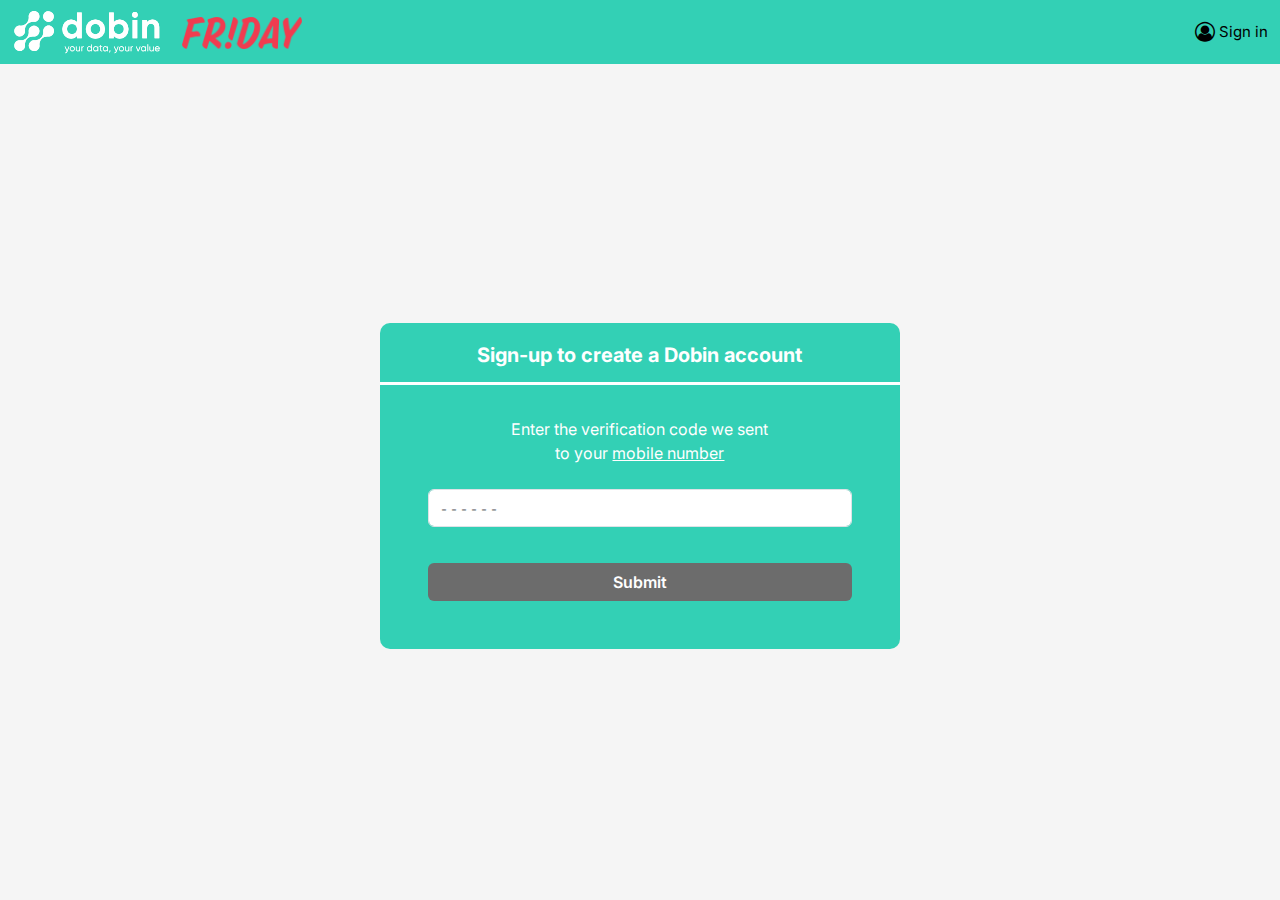
<file: signin/verification.html>
<!DOCTYPE html>
<html lang="en">
<head>
    <meta charset="UTF-8">
    <meta http-equiv="X-UA-Compatible" content="IE=edge">
    <meta name="viewport" content="width=device-width, initial-scale=1.0">
    <title>Dobin</title>
    <link href="https://cdn.jsdelivr.net/npm/bootstrap@5.2.1/dist/css/bootstrap.min.css" rel="stylesheet" crossorigin="anonymous">
    <link rel="stylesheet" href="https://cdnjs.cloudflare.com/ajax/libs/font-awesome/4.7.0/css/font-awesome.min.css" integrity="sha512-SfTiTlX6kk+qitfevl/7LibUOeJWlt9rbyDn92a1DqWOw9vWG2MFoays0sgObmWazO5BQPiFucnnEAjpAB+/Sw==" crossorigin="anonymous" referrerpolicy="no-referrer" />
    <link href="https://fonts.googleapis.com/css2?family=Inter:wght@400;600;700&display=swap" rel="stylesheet">
    <link rel="stylesheet" href="./assets/css/style.css">
</head>
<body>
    <header class="header" id="header">
        <nav class="navbar bg-primary">
            <div class="container-fluid">
              <div class="logo--left">
                <a class="navbar-brand" href="#"><img src="./assets/images/logo/logo.svg" alt="Logo" width="150"></a>
                <img src="./assets/images/logo/friday.png" alt="Friday" width="120">
              </div>
                <a href="#" class="login"><i class="fa fa-user-circle-o fa-lg" aria-hidden="true"></i> Sign in​</a>
            </div><!--container-->
          </nav><!--nav-->
    </header>
    <section class="verify--column">
        <div class="container-small">
            <div class="row justify-content-center align-items-center align-self-center height-100">
                <div class="col-lg-5">
                    <div class="errors">
                        <span class="errorverify"></span>​
                    </div>
                    <div class="account--form verifyForm">
                        <h4>Sign-up to create a Dobin account​</h4>
                        <div class="px-5 pt-4 pb-5 px-xs-20">
                            <p class="text-center text-white w-62 mx-auto mb-4">Enter the verification code we sent to your <a href="#" class="text-white">mobile number</a>​</p>
                            <form action="" method="post" id="verify-Form">
                                  <div class="mb-3">
                                    <input type="number" class="form-control" name="number" id="number" placeholder="- - - - - -">
                                  </div>
                                  <button type="submit" class="btn btn-grey w-100" id="btn-verify">Submit</button>
                            </form>
                        </div>
                       
                    </div>
                </div>
            </div>
        </div><!--container-->
    </section>
    <script src="https://code.jquery.com/jquery-3.6.1.min.js"
    integrity="sha256-o88AwQnZB+VDvE9tvIXrMQaPlFFSUTR+nldQm1LuPXQ=" crossorigin="anonymous"></script>
  <script src="assets/js/jquery.validate.min.js"></script>
  <script src="assets/js/validation.js"></script>
    <script src="https://cdn.jsdelivr.net/npm/bootstrap@5.2.1/dist/js/bootstrap.bundle.min.js"
        crossorigin="anonymous"></script>
</body>
</html>
</file>
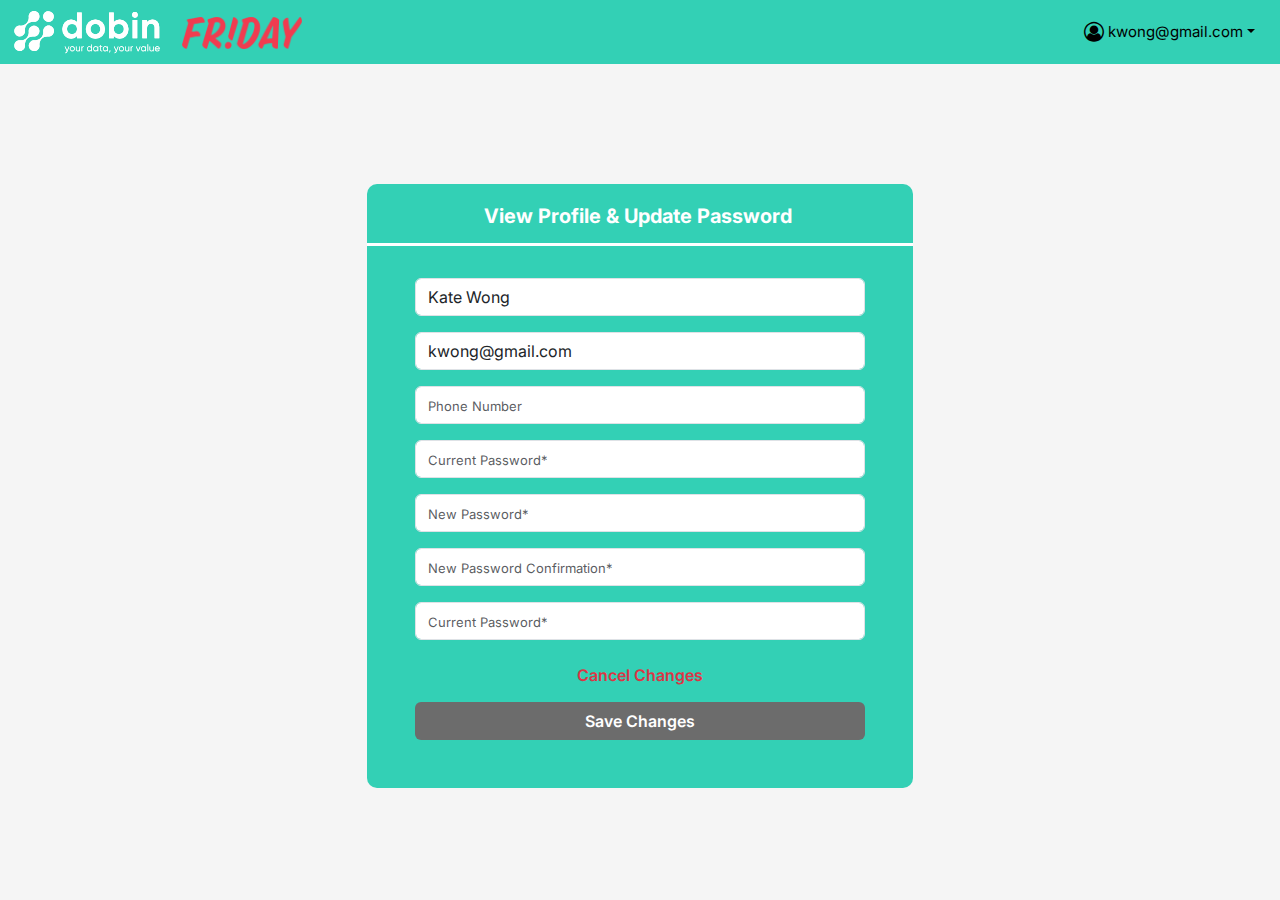
<file: signin/view-profile.html>
<!DOCTYPE html>
<html lang="en">

<head>
    <meta charset="UTF-8">
    <meta http-equiv="X-UA-Compatible" content="IE=edge">
    <meta name="viewport" content="width=device-width, initial-scale=1.0">
    <title>Dobin</title>
    <link href="https://cdn.jsdelivr.net/npm/bootstrap@5.2.1/dist/css/bootstrap.min.css" rel="stylesheet"
        crossorigin="anonymous">
    <link rel="stylesheet" href="https://cdnjs.cloudflare.com/ajax/libs/font-awesome/4.7.0/css/font-awesome.min.css"
        integrity="sha512-SfTiTlX6kk+qitfevl/7LibUOeJWlt9rbyDn92a1DqWOw9vWG2MFoays0sgObmWazO5BQPiFucnnEAjpAB+/Sw=="
        crossorigin="anonymous" referrerpolicy="no-referrer" />
    <link href="https://fonts.googleapis.com/css2?family=Inter:wght@400;600;700&display=swap" rel="stylesheet">
    <link rel="stylesheet" href="./assets/css/style.css">
</head>

<body>
    <header class="header" id="header">
        <nav class="navbar bg-primary">
            <div class="container-fluid">
                <div class="logo--left">
                    <a class="navbar-brand" href="#"><img src="./assets/images/logo/logo.svg" alt="Logo"
                            width="150"></a>
                    <img src="./assets/images/logo/friday.png" alt="Friday" width="120">
                </div>
                <div class="dropdown">
                    <button class="btn login dropdown-toggle" type="button" data-bs-toggle="dropdown" aria-expanded="false">
                        <i class="fa fa-user-circle-o fa-lg" aria-hidden="true"></i> kwong@gmail.com​
                    </button>
                    <ul class="dropdown-menu dropdown--icons">
                      <li><a class="dropdown-item profile" href="#"> Profile</a></li>
                      <li><a class="dropdown-item sign-out" href="#">Sign Out​</a></li>
                      <li><a class="dropdown-item view-data" href="#">View Data​</a></li>
                    </ul>
                  </div>
            </div>
            <!--container-->
        </nav>
        <!--nav-->
    </header>
    <section class="verify--column">
        <div class="container">
            <div class="row justify-content-center align-items-center align-self-center height-100 mb-4">
                <div class="col-lg-6">
                    <div class="errors">
                        <span class="errorProfile"></span>​
                    </div>
                    <div class="account--form verifyForm">
                        <h4>View Profile & Update Password ​</h4>
                        <div class="px-5 pt-4 pb-5 px-xs-20">
                            <form action="" method="post" id="profileForm">
                                <div class="mb-3">
                                    <input type="text" class="form-control" name="name" id="name"
                                        placeholder="Name" value="Kate Wong">
                                </div>
                                <div class="mb-3">
                                    <input type="email" class="form-control" name="email" id="email"
                                        placeholder="Email" value="kwong@gmail.com​">
                                </div>
                                <div class="mb-3">
                                    <input type="number" class="form-control" name="phone" id="phone"
                                        placeholder="Phone Number" value="91697765​">
                                </div>
                                <div class="mb-3">
                                    <input type="password" class="form-control" name="current" id="current"
                                        placeholder="Current Password*">
                                </div>
                                <div class="mb-3">
                                    <input type="password" class="form-control" name="newpassword" id="newpassword"
                                        placeholder="New Password*">
                                </div>
                                <div class="mb-3">
                                    <input type="password" class="form-control" name="confirm" id="confirm"
                                        placeholder="New Password Confirmation​*">
                                </div>
                                <div class="mb-3">
                                    <input type="password" class="form-control" name="current" id="current"
                                        placeholder="Current Password*">
                                </div>
                                <button type="submit" class="btn w-100 text-danger font-600">Cancel Changes</button>
                                <button type="submit" class="btn btn-grey w-100 mt-2" id="btn-changes">Save Changes</button>
                            </form>
                        </div>

                    </div>
                    <!--account-->
                </div>
                <!--col-6-->
            </div>
            <!--row-->
        </div>
        <!--container-->
    </section>
    <script src="https://code.jquery.com/jquery-3.6.1.min.js"
    integrity="sha256-o88AwQnZB+VDvE9tvIXrMQaPlFFSUTR+nldQm1LuPXQ=" crossorigin="anonymous"></script>
  <script src="assets/js/jquery.validate.min.js"></script>
  <script src="assets/js/validation.js"></script>
    <script src="https://cdn.jsdelivr.net/npm/bootstrap@5.2.1/dist/js/bootstrap.bundle.min.js"
        crossorigin="anonymous"></script>
</body>

</html>
</file>
<file: signin/assets/css/style.css>
* {
    font-family: 'Inter', sans-serif;
}
body {
    background: #f5f5f5 !important;
}
.mb-85 {
    margin-bottom: 85px;
}
.bg-primary {
    background: #33d0b5 !important;
}
/*****content with form css****/
.errors {
    color: #fe0000;
    text-align: center;
    padding-bottom: 10px;
}
.error {
    color: #fe0000;
}
.section--heading h5 {
    font-weight: 700;
    font-size: 22px;
    padding: 15px 0 10px;
}
.header .login {
    font-size: 15px;
    color: #000;
    text-decoration: none;
}
.two--column {
    padding: 20px 0 40px;
}
.account--form input::placeholder {
    font-weight: normal;
    font-size: 13px;
}
.account--form {
    background: #33d0b5;
    border-top-left-radius: 10px;
    border-top-right-radius: 10px;
    border-bottom-left-radius: 10px;
    border-bottom-right-radius: 10px;
}
.account--form h4 {
    text-align: center;
    color: #fff;
    font-size: 20px;
    font-family: 'Inter', sans-serif;
    border-bottom: 3px solid #fff;
    padding-top: 20px;
    padding-bottom: 15px;
    font-weight: 700;
}
.btn-grey {
    background: #6c6c6c;
    color: #fff;
    margin-top: 20px;
    font-weight: 600;

}
.btn-grey:hover {
    background: #6c6c6c !important;
    color: #fff !important;
}
.section--heading {
    padding-top: 30px;
}
/* .form-check-input:checked[type=checkbox] {
    background-image: url(../assets/images/form/tick.svg) !important;
}
.form-check-input:checked {
    background-color: #fff;
    border-color: #fff;
} */

.form-check label {
    font-size: 13px;
}

/*****verify Email css****/

.heading--verify h3 {
    font-weight: 700;
    font-size: 35px;
    padding-bottom: 10px;
}
.heading--verify p {
    padding-top: 10px;
    font-family: 'Inter', sans-serif;
    font-weight: 400;
}
.w-62 {
    width: 62%;
}
.font-13 {
    font-size: 13px;
}

/**** check list form *****/
.form--list li {
    color: #fff;
    font-size: 16px;
    font-weight: 600;
    font-family: 'Inter', sans-serif;
}
.form--list li:after {
    content: '';
    display: block;
    background: #fff;
    width: 30px;
    height: 30px;
    border-radius: 50px;
    position: absolute;
    left: -23px;
    top: 0;
    z-index: 1;
}
.form--list li {
    position: relative;
    padding-bottom: 25px;
    padding-left: 20px;
}
.form--list li::marker {
    color: #000;
}

#signinForm .form--list:before {
    content: '';
    display: block;
    border: 1px solid #fff;
    height: 88%;
    line-height: 1;
    background: #fff;
    position: absolute;
    left: 24px;
}
.form--list li:first-child:before {
    height: 0;
}
.form--list li{
    counter-increment: h3;
  display: list-item;
}
.form--list li span:before {
    content: counter(h3);
    position: absolute;
    color: #33d0b5;
    position: absolute;
    left: -13px;
    z-index: 54;
    display: flex;
    align-items: center;
    justify-content: center;
    top: 3px;
}
.dropdown--icons li a:before {
    content: '\f007';
    font-family: 'fontawesome';
    position: absolute;
    left: 0;
    padding-left: 10px;
}
.dropdown--icons li .profile:before {
    content: '\f007';
}
.dropdown--icons li .sign-out:before {
    content: '\f08b';
}
.dropdown--icons li .view-data:before {
    content: '\f15c';
}
.dropdown--icons li a {
    position: relative;
    padding-left: 35px;
}
.login.dropdown-toggle:active, .login.dropdown-toggle.show {
    background: transparent;
    border: none;
}
/*****Bank section css****/

.table tr {
    margin-bottom: 17px;
    display: flex;
    width: 100%;
    flex-direction: row;
    justify-content: space-between;
}
.table tr td {
    width: 100%;
    border: none;
    background: #fff;
}
table.table th {
    border: none;
    color: #fff;
}
.table tr td .form-check {
    display: flex;
    align-items: center;
    justify-content: flex-end;
    padding-right: 25px;
}
.table-bank tr td {
    padding-left: 15px;
}

/*****process section css****/
#signinForm .form--list {
    position: relative;
}
#signinForm .form--list:before {
    content: '';
    display: block;
    border: 1px solid #fff;
    height: 88%;
    line-height: 1;
    background: #fff;
    position: absolute;
    left: 24px;
}
/*****thamkyou section css****/
.thankyou--text p {
    font-size: 18px;
}
/*****profile section css****/
.font-600 {
    font-weight: 600;
}

/******** Bank connect css **************/

.bank-connect .dropdown-toggle::after {
    border: none;
}
.connect-img {
    text-align: center;
}

.bank-connect .dropdown-toggle::after {
    border: none;
}
/******** Bank details css **************/

.table.details-table tr:nth-child(even) {
    margin-bottom: 10px;
}

.table.details-table tr {
    margin-bottom: 0;
}
table.table.details-table tr:nth-child(even) td:not(:first-child) {
    border-top: 2px solid #eaeaea;
    padding-top: 15px;
    padding-bottom: 25px;
}
.table.details-table tr:nth-child(odd) td {
    padding-bottom: 25px;
}
.table.details-table tr td {
    font-size: 14px;
}
.height-100 {
    min-height: 90vh;
}
@media screen and (min-width: 1024px) {
.card-body.bg-white {
    min-height: 730px;
    max-height: 730px;
}
.w-200 {
    width: 200px;
}

}

@media screen and (min-width: 1366px) {
    .container {
        max-width: 1060px;
        margin: 0 auto;
    }
    .container.container-details {
        max-width: 1300px;
    }
    .height-90 {
        min-height: 90vh;
    }
}

@media screen and (max-width: 600px) {
    .py-xs-3 {
        padding: 20px 10px 20px;
    }
    .verifyForm .px-xs-20 {
        padding-left: 20px !important;
        padding-right: 20px !important;
    }
   .bank--details .d-xs-block {
        display: block;
    }
}
@media screen and (max-width: 510px) {
    .logo--left {
        display: flex;
        flex-direction: column;
    }
    .verifyForm .w-62 {
        width: 100%;
    }
    }
@media screen and (max-width: 400px) {
.px-xs-20 {
    padding-left: 20px !important;
    padding-right: 20px !important;
}
.logo--left img {
    width: 80px;
}

}
</file>
